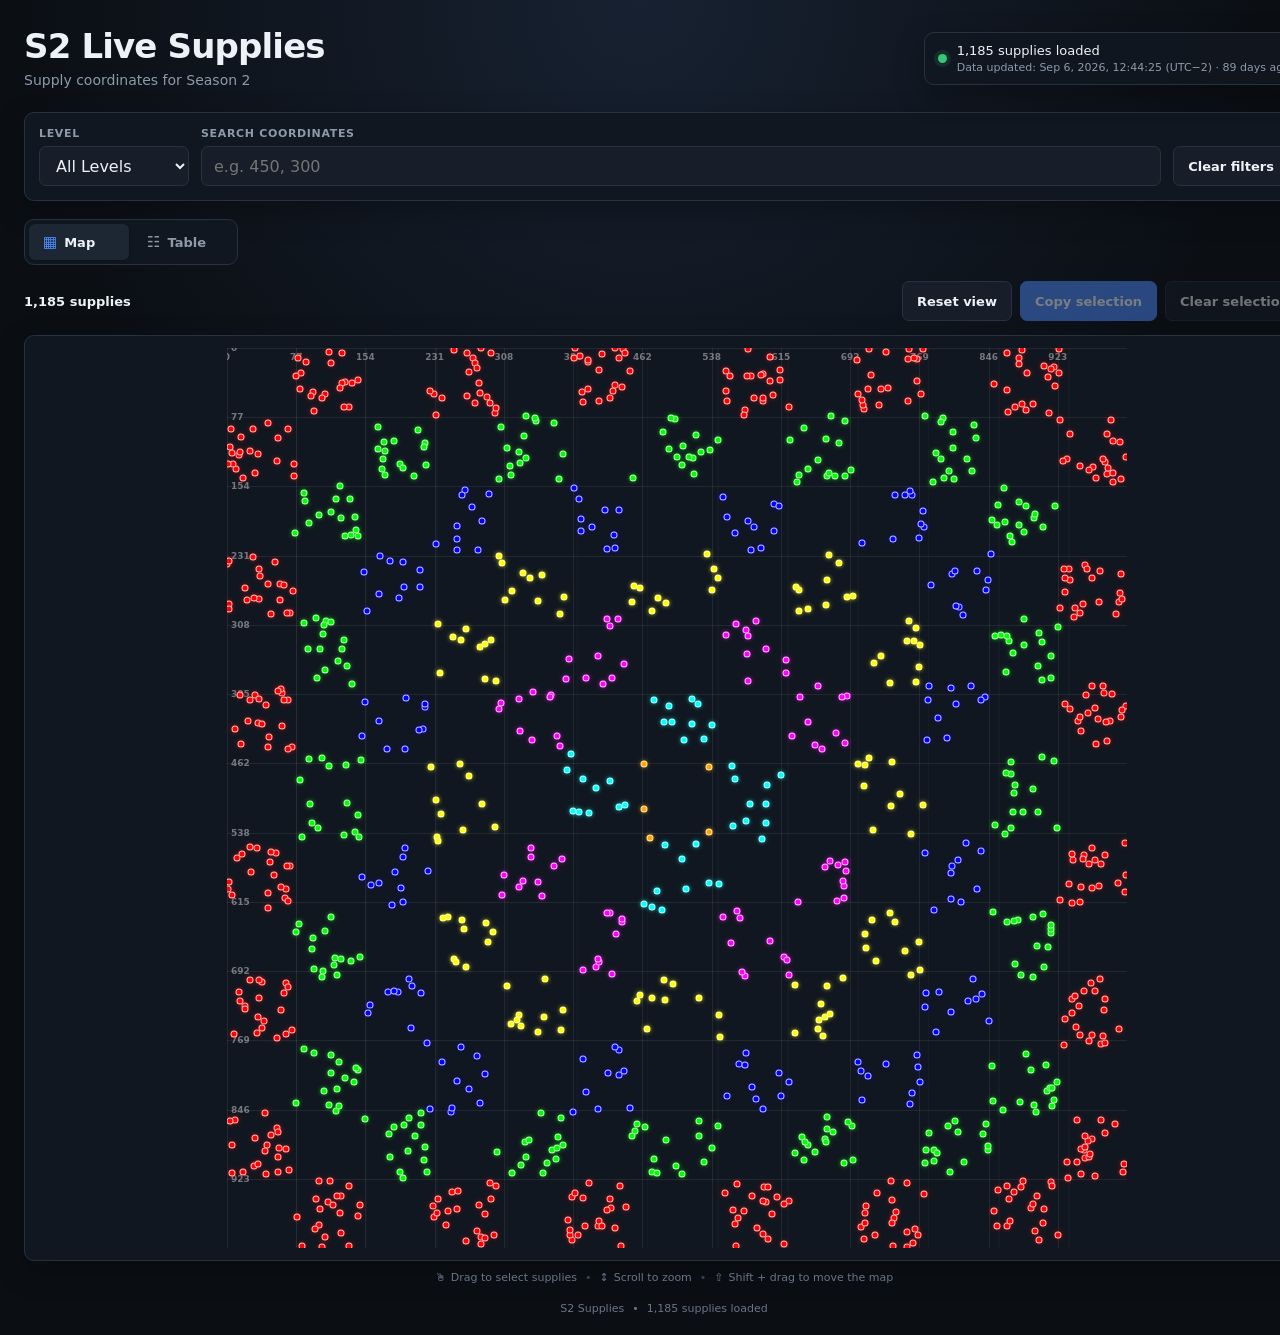
<file: maps/supplies/index.html>
<!DOCTYPE html> <html lang="en"> <head> <meta charset="UTF-8"> <meta name="viewport" content="width=device-width, initial-scale=1.0" >
<title>S2 Supplies</title>

<link
    rel="stylesheet"
    href="css/style.css"
>

</head> <body> <main class="app">
<!-- ==========================================
     HEADER
=========================================== -->

<header class="app-header">

    <div class="app-title">

        <h1>S2 Live Supplies</h1>

        <p class="subtitle">
            Supply coordinates for Season 2
        </p>

    </div>


    <div
        class="data-status"
        aria-live="polite"
    >

        <span
            id="statusIndicator"
            class="status-indicator"
            aria-hidden="true"
        ></span>

        <div>

            <div id="dataStatus">
                Loading...
            </div>

            <div
                id="lastUpdated"
                class="last-updated"
            >
                Data updated: loading...
            </div>

        </div>

    </div>

</header>


<!-- ==========================================
     FILTERS
=========================================== -->

<section
    class="controls"
    aria-label="Supply filters"
>

    <div class="control-group">

        <label for="levelFilter">
            Level
        </label>

        <select id="levelFilter">

            <option value="all">
                All Levels
            </option>

            <option value="1">
                Level 1
            </option>

            <option value="2">
                Level 2
            </option>

            <option value="3">
                Level 3
            </option>

            <option value="4">
                Level 4
            </option>

            <option value="5">
                Level 5
            </option>

            <option value="6">
                Level 6
            </option>

            <option value="7">
                Level 7
            </option>

        </select>

    </div>


    <div class="control-group control-search">

        <label for="searchInput">
            Search coordinates
        </label>

        <input
            id="searchInput"
            type="search"
            placeholder="e.g. 450, 300"
            autocomplete="off"
            spellcheck="false"
        >

    </div>


    <button
        id="clearFilters"
        class="secondary-button"
        type="button"
    >
        Clear filters
    </button>

</section>


<!-- ==========================================
     VIEW TABS
=========================================== -->

<nav
    class="tabs"
    aria-label="View selection"
    role="tablist"
>

    <button
        id="mapTab"
        class="tab-button active"
        type="button"
        role="tab"
        aria-selected="true"
        aria-controls="mapView"
    >
        <span class="tab-icon" aria-hidden="true">▦</span>
        Map
    </button>


    <button
        id="tableTab"
        class="tab-button"
        type="button"
        role="tab"
        aria-selected="false"
        aria-controls="tableView"
    >
        <span class="tab-icon" aria-hidden="true">☷</span>
        Table
    </button>

</nav>


<!-- ==========================================
     MAP VIEW
=========================================== -->

<section
    id="mapView"
    class="view active"
    role="tabpanel"
    aria-labelledby="mapTab"
>

    <div class="map-toolbar">

        <div class="map-info">

            <strong id="supplyCount">
                Loading supplies...
            </strong>

        </div>


        <div class="map-actions">

            <button
                id="resetMap"
                class="secondary-button"
                type="button"
            >
                Reset view
            </button>


            <button
                id="copySelection"
                class="primary-button"
                type="button"
                disabled
            >
                Copy selection
            </button>

            <button
                id="clearSelection"
                class="secondary-button"
                type="button"
                disabled
            >
                Clear selection
            </button>


        </div>

    </div>


    <!-- ======================================
         MAP
    ======================================= -->

    <div class="map-wrapper">

        <div
            id="map"
            class="map"
            tabindex="0"
            aria-label="Season 2 supply map"
        >

            <div
                id="mapGrid"
                class="map-grid"
                aria-hidden="true"
            ></div>


            <div
                id="mapPoints"
                class="map-points"
                aria-label="Supply locations"
            ></div>


            <div
                id="selectionBox"
                class="selection-box"
                aria-hidden="true"
            ></div>

        </div>

    </div>


    <!-- ======================================
         MAP HELP
    ======================================= -->

    <div class="map-help">

        <span class="map-help-item">
            <span aria-hidden="true">🖱</span>
            Drag to select supplies
        </span>

        <span class="map-help-divider" aria-hidden="true">
            •
        </span>

        <span class="map-help-item">
            <span aria-hidden="true">↕</span>
            Scroll to zoom
        </span>

        <span class="map-help-divider" aria-hidden="true">
            •
        </span>

        <span class="map-help-item">
            <span aria-hidden="true">⇧</span>
            Shift + drag to move the map
        </span>

    </div>


    <!-- ======================================
         SELECTION INFO
    ======================================= -->

    <div
        id="selectionInfo"
        class="selection-info hidden"
        aria-live="polite"
    >

        <div class="selection-info-main">

            <span
                class="selection-indicator"
                aria-hidden="true"
            ></span>

            <span id="selectionCount">
                0 supplies selected
            </span>

        </div>


        <span class="selection-hint">
            Copy the coordinates to share with your alliance.
        </span>

    </div>

</section>


<!-- ==========================================
     TABLE VIEW
=========================================== -->

<section
    id="tableView"
    class="view"
    role="tabpanel"
    aria-labelledby="tableTab"
    hidden
>

    <div class="table-toolbar">

        <div>

            <strong id="tableCount">
                0 supplies
            </strong>

            <span class="table-description">
                matching current filters
            </span>

        </div>

    </div>


    <div class="table-container">

        <table id="suppliesTable">

            <thead>

                <tr>

                    <th scope="col">
                        Level
                    </th>

                    <th scope="col">
                        X
                    </th>

                    <th scope="col">
                        Y
                    </th>

                </tr>

            </thead>


            <tbody id="tableBody">
            </tbody>

        </table>

    </div>

</section>


<!-- ==========================================
     FOOTER
=========================================== -->

<footer class="app-footer">

    <span>
        S2 Supplies
    </span>

    <span aria-hidden="true">
        •
    </span>

    <span id="footerStatus">
        Loading data...
    </span>

</footer>

</main> <script type="module" src="js/app.js" ></script> </body> </html>
</file>
<file: maps/supplies/css/style.css>
:root {
--bg: #0b0f14;
--surface: #111720;
--surface-2: #171e29;
--surface-3: #1d2633;

--border: #273241;
--border-light: #344154;

--text: #edf2f7;
--text-muted: #8d9aaa;
--text-dim: #687588;

--accent: #4f8cff;
--accent-hover: #6a9cff;

--success: #35c878;
--danger: #ef5b67;

--map-bg: #0a0e13;
--grid: rgba(255, 255, 255, 0.075);
--grid-major: rgba(255, 255, 255, 0.16);

--radius: 10px;
--radius-small: 7px;

--shadow:
    0 10px 30px rgba(0, 0, 0, 0.28);

font-family:
    Inter,
    ui-sans-serif,
    system-ui,
    -apple-system,
    BlinkMacSystemFont,
    "Segoe UI",
    sans-serif;


}

/* ==================================================
RESET
================================================== */

{
box-sizing: border-box;
}

html {
min-height: 100%;
background: var(--bg);
}

body {
min-height: 100vh;
margin: 0;

background:
    radial-gradient(
        circle at top,
        #172131 0,
        var(--bg) 42%
    );

color: var(--text);


}

button,
input,
select {
font: inherit;
}

button {
cursor: pointer;
}

/* ==================================================
APP
================================================== */

.app {
width: min(1500px, 100%);
margin: 0 auto;
padding: 28px 24px 20px;
}

/* ==================================================
HEADER
================================================== */

.app-header {
display: flex;
align-items: center;
justify-content: space-between;
gap: 24px;

margin-bottom: 24px;


}

.app-title h1 {
margin: 0;

font-size: clamp(24px, 3vw, 34px);
line-height: 1.1;
letter-spacing: -0.025em;


}

.subtitle {
margin: 7px 0 0;

color: var(--text-muted);
font-size: 14px;


}

.data-status {
display: flex;
align-items: center;
gap: 10px;

min-width: 230px;

padding: 10px 13px;

background: rgba(17, 23, 32, 0.85);
border: 1px solid var(--border);

border-radius: var(--radius);

box-shadow: var(--shadow);

font-size: 13px;


}

.status-indicator {
width: 9px;
height: 9px;

flex: 0 0 auto;

border-radius: 50%;

background: var(--text-dim);


}

.status-indicator.success {
background: var(--success);

box-shadow:
    0 0 0 4px rgba(53, 200, 120, 0.12);


}

.status-indicator.error {
background: var(--danger);

box-shadow:
    0 0 0 4px rgba(239, 91, 103, 0.12);


}

.last-updated {
margin-top: 3px;

color: var(--text-muted);
font-size: 11px;


}

/* ==================================================
FILTERS
================================================== */

.controls {
display: flex;
align-items: end;
gap: 12px;

margin-bottom: 18px;

padding: 14px;

background: var(--surface);

border: 1px solid var(--border);
border-radius: var(--radius);

box-shadow: var(--shadow);


}

.control-group {
display: flex;
flex-direction: column;
gap: 6px;
}

.control-group label {
color: var(--text-muted);

font-size: 11px;
font-weight: 700;

text-transform: uppercase;
letter-spacing: 0.06em;


}

.control-group select,
.control-group input {
height: 40px;

padding: 0 12px;

color: var(--text);

background: var(--surface-2);

border: 1px solid var(--border);
border-radius: var(--radius-small);

outline: none;

transition:
    border-color 0.15s ease,
    box-shadow 0.15s ease,
    background 0.15s ease;


}

.control-group select {
min-width: 150px;
}

.control-search {
flex: 1;
}

.control-search input {
width: 100%;
}

.control-group select:hover,
.control-group input:hover {
border-color: var(--border-light);
}

.control-group select:focus,
.control-group input:focus {
border-color: var(--accent);

box-shadow:
    0 0 0 3px rgba(79, 140, 255, 0.13);


}

/* ==================================================
BUTTONS
================================================== */

.primary-button,
.secondary-button {
height: 40px;

padding: 0 14px;

border-radius: var(--radius-small);

font-size: 13px;
font-weight: 650;

transition:
    background 0.15s ease,
    border-color 0.15s ease,
    transform 0.1s ease,
    opacity 0.15s ease;


}

.primary-button {
color: white;

background: var(--accent);

border: 1px solid var(--accent);


}

.primary-button:hover:not(:disabled) {
background: var(--accent-hover);
}

.secondary-button {
color: var(--text);

background: var(--surface-2);

border: 1px solid var(--border);


}

.secondary-button:hover:not(:disabled) {
background: var(--surface-3);
border-color: var(--border-light);
}

.primary-button:active:not(:disabled),
.secondary-button:active:not(:disabled) {
transform: translateY(1px);
}

button:disabled {
cursor: not-allowed;
opacity: 0.45;
}

/* ==================================================
TABS
================================================== */

.tabs {
display: flex;
gap: 4px;

margin-bottom: 12px;

padding: 4px;

width: fit-content;

background: var(--surface);

border: 1px solid var(--border);
border-radius: var(--radius);


}

.tab-button {
display: flex;
align-items: center;
gap: 7px;

min-width: 100px;
height: 36px;

padding: 0 14px;

color: var(--text-muted);

background: transparent;

border: 0;
border-radius: 6px;

font-size: 13px;
font-weight: 650;

transition:
    background 0.15s ease,
    color 0.15s ease;


}

.tab-button:hover {
color: var(--text);
background: var(--surface-2);
}

.tab-button.active {
color: var(--text);

background: var(--surface-3);

box-shadow:
    0 1px 3px rgba(0, 0, 0, 0.25);


}

.tab-icon {
color: var(--text-muted);
font-size: 15px;
}

.tab-button.active .tab-icon {
color: var(--accent);
}

/* ==================================================
VIEWS
================================================== */

.view {
display: none;
}

.view.active {
display: block;
}

/* ==================================================
MAP TOOLBAR
================================================== */

.map-toolbar,
.table-toolbar {
display: flex;
align-items: center;
justify-content: space-between;
gap: 16px;

min-height: 48px;

margin-bottom: 10px;


}

.map-info,
.table-toolbar {
color: var(--text-muted);
font-size: 13px;
}

.map-info strong,
.table-toolbar strong {
color: var(--text);
}

.map-actions {
display: flex;
gap: 8px;
}

/* ==================================================
MAP WRAPPER
================================================== */

.map-wrapper {
width: 100%;

padding: 12px;

background: var(--surface);

border: 1px solid var(--border);
border-radius: var(--radius);

box-shadow: var(--shadow);

overflow: hidden;


}

/* ==================================================
MAP
================================================== */

.map {
    position: relative;

    width: 100%;
    aspect-ratio: 1 / 1;

    max-width: 900px;
    margin: 0 auto;

    overflow: hidden;
}


margin: 0 auto;

overflow: hidden;

background:
    radial-gradient(
        circle at center,
        #111923 0,
        var(--map-bg) 75%
    );

border: 1px solid var(--border);

border-radius: 7px;

cursor: crosshair;

touch-action: none;

outline: none;


}

.map:focus-visible {
box-shadow:
0 0 0 2px var(--accent);
}

.map.is-panning {
cursor: grabbing;
}

/* ==================================================
GRID
================================================== */

.map-grid,
.map-points {
position: absolute;

inset: 0;

transform-origin: 0 0;

will-change: transform;


}

.map-grid {
pointer-events: none;
}

/* Individual grid lines */

.grid-line {
position: absolute;

background: var(--grid);

pointer-events: none;


}

.grid-line-vertical {
top: 0;
bottom: 0;

width: 1px;


}

.grid-line-horizontal {
left: 0;
right: 0;

height: 1px;


}

/*

Every fourth line gets a little more visual weight.
The JS-created lines use their position, so we use
a subtle repeating background underneath as well.
*/

.map-grid::before {
content: "";

position: absolute;
inset: 0;

background:
    repeating-linear-gradient(
        to right,
        transparent 0,
        transparent calc(100% / 13 - 1px),
        rgba(255, 255, 255, 0.025) calc(100% / 13),
        rgba(255, 255, 255, 0.025) calc(100% / 13 + 1px)
    );

pointer-events: none;


}

.grid-label {
position: absolute;

color: rgba(255, 255, 255, 0.42);

font-size: 9px;
font-weight: 600;

pointer-events: none;

user-select: none;


}

.grid-label-x {
top: 4px;

transform:
    translateX(-50%);


}

.grid-label-y {
left: 4px;

transform:
    translateY(-50%);


}

/* ==================================================
SUPPLY POINTS
================================================== */

.supply-point {
position: absolute;

width: 7px;
height: 7px;

padding: 0;

transform:
    translate(-50%, -50%);

background:
    var(--supply-color, #ffffff);

border: 1px solid rgba(255, 255, 255, 0.75);

border-radius: 50%;

box-shadow:
    0 0 4px
    color-mix(
        in srgb,
        var(--supply-color, #ffffff),
        transparent 35%
    );

cursor: pointer;

z-index: 2;

transition:
    width 0.1s ease,
    height 0.1s ease,
    box-shadow 0.1s ease;


}

.supply-point:hover {
width: 11px;
height: 11px;

z-index: 10;

border-color: white;

box-shadow:
    0 0 0 3px
    rgba(255, 255, 255, 0.12),
    0 0 10px
    var(--supply-color, #ffffff);


}

.supply-point.selected {
width: 11px;
height: 11px;

z-index: 8;

border: 2px solid white;

box-shadow:
    0 0 0 3px rgba(79, 140, 255, 0.32),
    0 0 12px var(--supply-color, #ffffff);


}

/* ==================================================
SELECTION BOX
================================================== */

.selection-box {
position: absolute;

display: none;

z-index: 20;

pointer-events: none;

background:
    rgba(79, 140, 255, 0.14);

border:
    1px solid rgba(106, 156, 255, 0.9);

border-radius: 3px;

box-shadow:
    inset 0 0 12px
    rgba(79, 140, 255, 0.08);


}

.selection-box.active {
display: block;
}

/* ==================================================
MAP HELP
================================================== */

.map-help {
display: flex;
align-items: center;
justify-content: center;
flex-wrap: wrap;
gap: 8px;

margin-top: 10px;

color: var(--text-dim);

font-size: 11px;


}

.map-help-item {
display: inline-flex;
align-items: center;
gap: 5px;
}

.map-help-divider {
color: var(--border-light);
}

/* ==================================================
SELECTION INFO
================================================== */

.selection-info {
display: flex;
align-items: center;
justify-content: space-between;
gap: 12px;

margin-top: 10px;
padding: 11px 14px;

background:
    rgba(79, 140, 255, 0.08);

border:
    1px solid rgba(79, 140, 255, 0.24);

border-radius: var(--radius);

font-size: 12px;


}

.selection-info.hidden {
display: none;
}

.selection-info-main {
display: flex;
align-items: center;
gap: 8px;

color: var(--text);
font-weight: 650;


}

.selection-indicator {
width: 7px;
height: 7px;

border-radius: 50%;

background: var(--accent);

box-shadow:
    0 0 0 4px
    rgba(79, 140, 255, 0.12);


}

.selection-hint {
color: var(--text-muted);
}

/* ==================================================
TABLE
================================================== */

.table-toolbar {
padding: 0 2px;
}

.table-description {
margin-left: 5px;

color: var(--text-dim);

font-size: 12px;


}

.table-container {
overflow: auto;

background: var(--surface);

border: 1px solid var(--border);
border-radius: var(--radius);

box-shadow: var(--shadow);


}

table {
width: 100%;

border-collapse: collapse;

font-size: 13px;


}

thead {
position: sticky;
top: 0;

z-index: 2;

background: var(--surface-2);


}

th {
padding: 12px 14px;

color: var(--text-muted);

border-bottom:
    1px solid var(--border);

font-size: 11px;
font-weight: 700;

text-align: left;

text-transform: uppercase;
letter-spacing: 0.06em;


}

td {
padding: 10px 14px;

border-bottom:
    1px solid rgba(39, 50, 65, 0.7);

color: var(--text);


}

tbody tr {
transition:
background 0.12s ease;
}

tbody tr:hover {
background: var(--surface-2);
}

tbody tr:last-child td {
border-bottom: 0;
}

/* ==================================================
FOOTER
================================================== */

.app-footer {
display: flex;
align-items: center;
justify-content: center;
gap: 8px;

margin-top: 18px;

color: var(--text-dim);

font-size: 11px;


}

/* ==================================================
RESPONSIVE
================================================== */

@media (max-width: 700px) {

.app {
    padding:
        16px
        12px
        16px;
}


.app-header {
    align-items: flex-start;
    flex-direction: column;
    gap: 14px;
}


.data-status {
    width: 100%;
}


.controls {
    align-items: stretch;
    flex-direction: column;
}


.control-group select {
    width: 100%;
}


.controls .secondary-button {
    width: 100%;
}


.map-toolbar {
    align-items: stretch;
    flex-direction: column;
}


.map-actions {
    width: 100%;
}


.map-actions button {
    flex: 1;
}


.map-wrapper {
    padding: 6px;
}


.map {
    max-height: none;
}


.map-help {
    justify-content: flex-start;
    line-height: 1.5;
}


.map-help-divider {
    display: none;
}


.selection-info {
    align-items: flex-start;
    flex-direction: column;
}


.table-container {
    margin-left: 0;
    margin-right: 0;
}


th,
td {
    padding:
        9px 10px;
}


}

/* ==================================================
REDUCED MOTION
================================================== */

@media (prefers-reduced-motion: reduce) {

*,
*::before,
*::after {
    scroll-behavior: auto !important;

    transition-duration:
        0.01ms !important;
}


}
</file>
